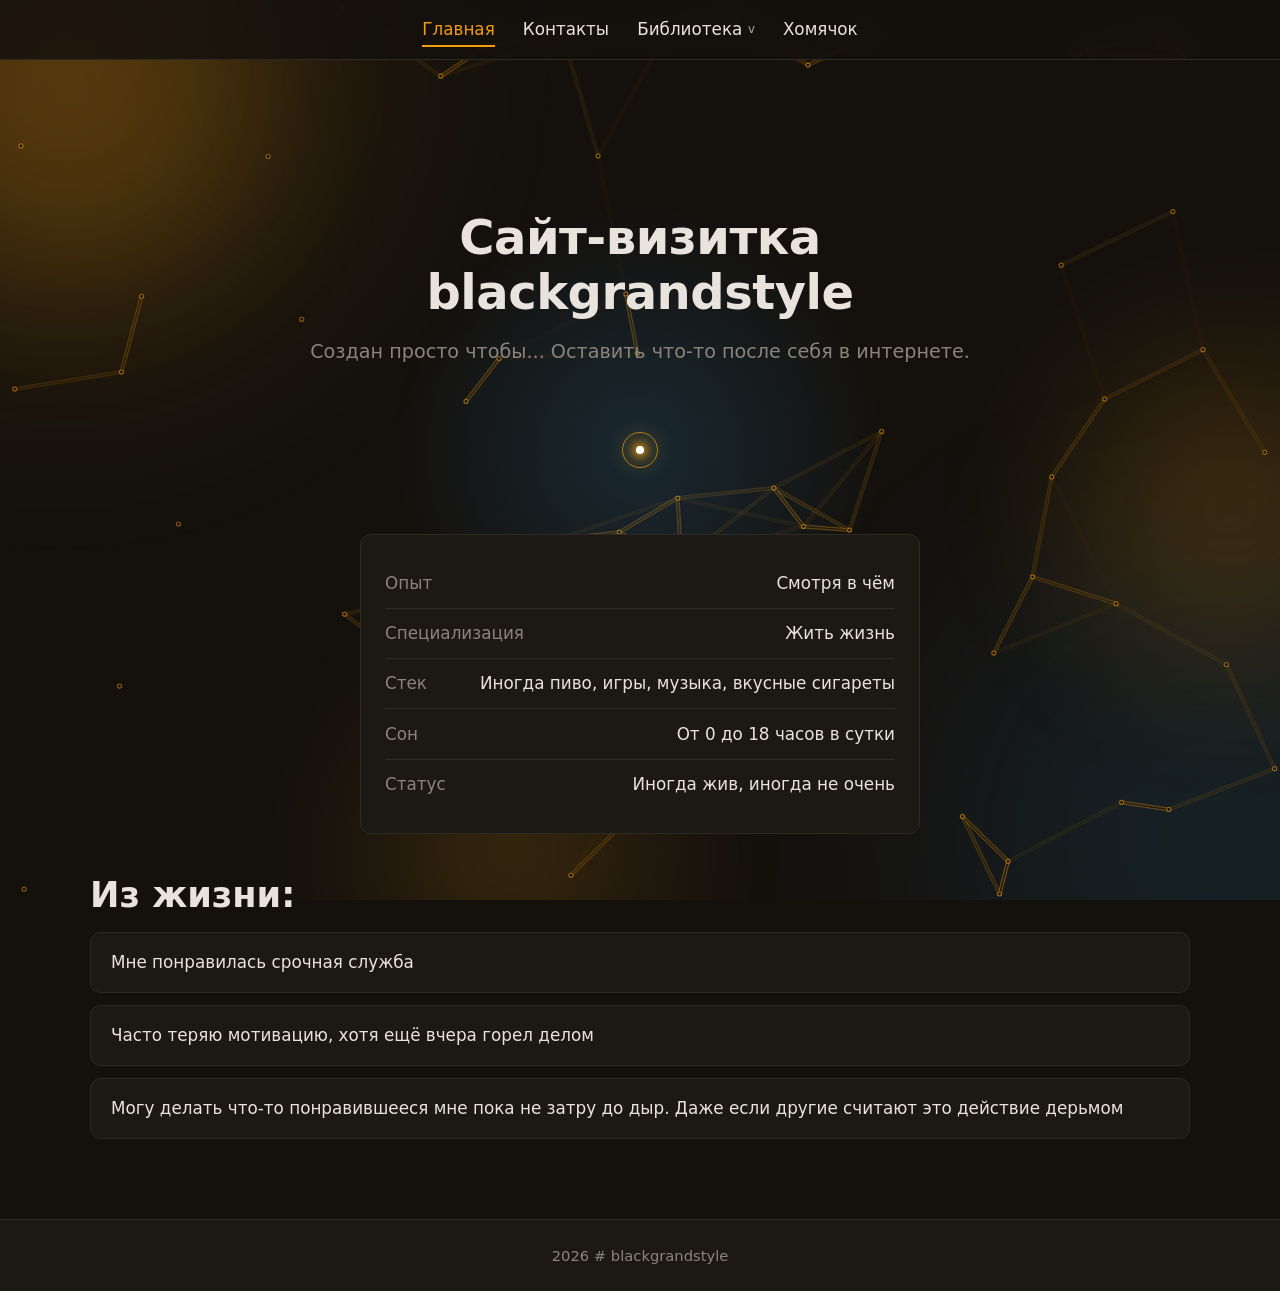
<file: index.html>
<!DOCTYPE html>
<html lang="ru">
<head>
  <meta charset="UTF-8">
  <meta name="viewport" content="width=device-width, initial-scale=1.0">
  <title>blackgrandstyle - личный сайт</title>
  <link rel="stylesheet" href="res/style.css">
</head>
<body>

  <div class="aurora" aria-hidden="true"></div>
  <canvas id="linesCanvas" class="lines-canvas" aria-hidden="true"></canvas>
  <div class="bg-layer" aria-hidden="true">
    <div class="blob-layer" data-depth="18"><span class="blob blob--1"></span></div>
    <div class="blob-layer" data-depth="34"><span class="blob blob--2"></span></div>
    <div class="blob-layer" data-depth="50"><span class="blob blob--3"></span></div>
  </div>
  <div class="cursor-glow" aria-hidden="true"></div>

  <header class="site-header">
    <div class="container header-inner">
      <nav class="nav">
        <a href="index.html" class="active" data-ph="nav.home">Главная</a>
        <a href="pages/contacts.html" data-ph="nav.contacts">Контакты</a>
        <div class="dropdown nav-dropdown">
          <button class="nav-dropdown__btn" type="button" aria-haspopup="true" aria-expanded="false">
            <span data-ph="nav.library">Библиотека</span>
            <span class="nav-dropdown__caret" aria-hidden="true">v</span>
          </button>
          <ul class="dropdown__menu">
            <li><a href="pages/games.html" data-ph="nav.games">Любимые игры</a></li>
            <li><a href="pages/music.html" data-ph="nav.music">Любимая музыка</a></li>
            <li><a href="pages/mods.html" data-ph="nav.mods">Любимые моды Minecraft</a></li>
            <li><a href="pages/stalker.html" data-ph="nav.stalker">Любимые моды S.T.A.L.K.E.R.</a></li>
          </ul>
        </div>
        <a href="pages/hamster.html" data-ph="nav.hamster">Хомячок</a>
      </nav>
    </div>
  </header>

  <main>
    <section class="container hero reveal">
      <div class="hero-inner">
        <div class="hero-text">
          <h1>Сайт-визитка blackgrandstyle</h1>
          <p class="lead">Создан просто чтобы... Оставить что-то после себя в интернете.</p>
        </div>
      </div>
    </section>

    <section class="container reveal">
      <ul class="facts">
        <li><span>Опыт</span> <span>Смотря в чём</span></li>
        <li><span>Специализация</span> <span>Жить жизнь</span></li>
        <li><span>Стек</span> <span>Иногда пиво, игры, музыка, вкусные сигареты</span></li>
        <li><span>Сон</span> <span>От 0 до 18 часов в сутки</span></li>
        <li><span>Статус</span> <span>Иногда жив, иногда не очень</span></li>
      </ul>
    </section>

    <section class="container reveal">
      <h2 class="section-title">Из жизни:</h2>
      <div class="confession-list">
        <div class="confession">Мне понравилась срочная служба</div>
        <div class="confession">Часто теряю мотивацию, хотя ещё вчера горел делом</div>
        <div class="confession">Могу делать что-то понравившееся мне пока не затру до дыр. Даже если другие считают это действие дерьмом</div>
      </div>
    </section>
  </main>

  <footer class="site-footer">
    <div class="container footer-inner">
      <span data-ph="footerCopy">2025 blackgrandstyle</span>
    </div>
  </footer>

  <script src="res/placeholders.js"></script>
  <script src="res/script.js"></script>
</body>
</html>
</file>
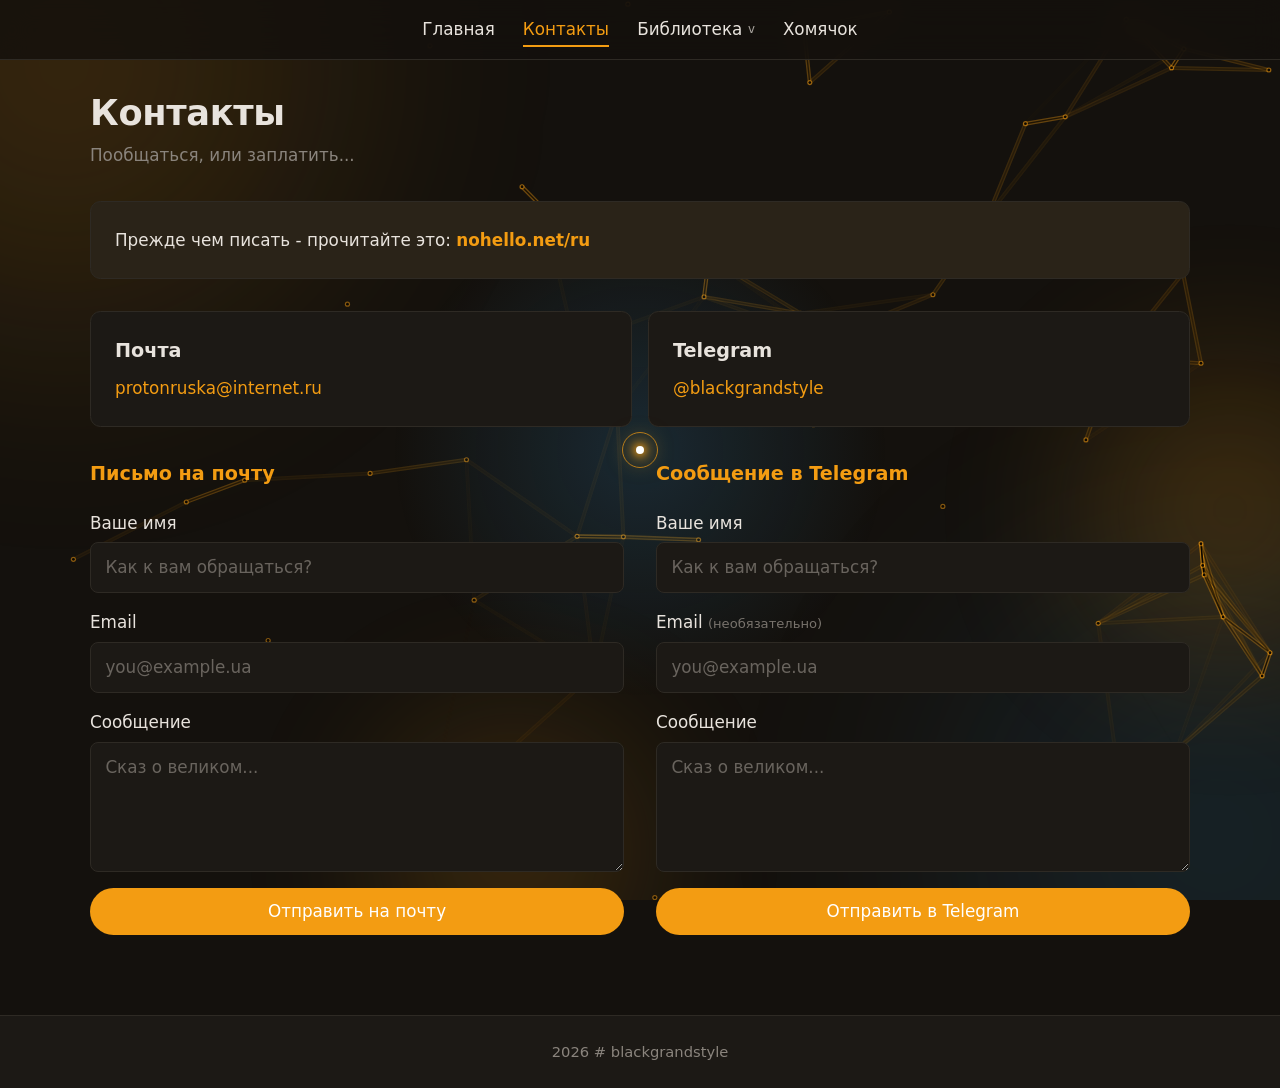
<file: pages/contacts.html>
<!DOCTYPE html>
<html lang="ru">
<head>
  <meta charset="UTF-8">
  <meta name="viewport" content="width=device-width, initial-scale=1.0">
  <title>Контакты - blackgrandstyle</title>
  <link rel="stylesheet" href="../res/style.css">
</head>
<body>

  <div class="aurora" aria-hidden="true"></div>
  <canvas id="linesCanvas" class="lines-canvas" aria-hidden="true"></canvas>
  <div class="bg-layer" aria-hidden="true">
    <div class="blob-layer" data-depth="20"><span class="blob blob--2"></span></div>
    <div class="blob-layer" data-depth="40"><span class="blob blob--3"></span></div>
  </div>
  <div class="cursor-glow" aria-hidden="true"></div>

  <header class="site-header">
    <div class="container header-inner">
      <nav class="nav">
        <a href="../index.html" data-ph="nav.home">Главная</a>
        <a href="contacts.html" class="active" data-ph="nav.contacts">Контакты</a>
        <div class="dropdown nav-dropdown">
          <button class="nav-dropdown__btn" type="button" aria-haspopup="true" aria-expanded="false">
            <span data-ph="nav.library">Библиотека</span>
            <span class="nav-dropdown__caret" aria-hidden="true">v</span>
          </button>
          <ul class="dropdown__menu">
            <li><a href="games.html" data-ph="nav.games">Любимые игры</a></li>
            <li><a href="music.html" data-ph="nav.music">Любимая музыка</a></li>
            <li><a href="mods.html" data-ph="nav.mods">Любимые моды Minecraft</a></li>
            <li><a href="stalker.html" data-ph="nav.stalker">Любимые моды S.T.A.L.K.E.R.</a></li>
          </ul>
        </div>
        <a href="hamster.html" data-ph="nav.hamster">Хомячок</a>
      </nav>
    </div>
  </header>

  <main class="container">
    <h1 class="page-title reveal">Контакты</h1>
    <p class="section-sub reveal">Пообщаться, или заплатить...</p>
	
    <a class="meme-box meme-box--link reveal" href="https://nohello.net/ru" target="_blank" rel="noopener">
      <p class="meme-text">Прежде чем писать - прочитайте это: <strong>nohello.net/ru</strong></p>
    </a>

    <div class="contacts-grid">
      <div class="contact-card reveal">
        <h3>Почта</h3>
        <p><a href="mailto:protonruska@internet.ru">protonruska@internet.ru</a></p>
      </div>
      <div class="contact-card reveal">
        <h3>Telegram</h3>
        <p><a href="https://t.me/blackgrandstyle" target="_blank" rel="noopener">@blackgrandstyle</a></p>
      </div>
    </div>

    <div class="forms-pair">
      <form class="contact-form reveal" action="mailto:protonruska@internet.ru" method="post" enctype="text/plain">
        <h3 class="form-title">Письмо на почту</h3>
        <label>
          <span>Ваше имя</span>
          <input type="text" name="name" required placeholder="Как к вам обращаться?">
        </label>
        <label>
          <span>Email</span>
          <input type="email" name="email" required placeholder="you@example.ua">
        </label>
        <label>
          <span>Сообщение</span>
          <textarea name="message" rows="3" required placeholder="Сказ о великом..."></textarea>
        </label>
        <button type="submit" class="btn btn-primary" title="Откроет почтовый клиент с готовым письмом">Отправить на почту</button>
      </form>

      <form class="contact-form reveal" id="telegramForm" data-telegram-username="blackgrandstyle">
        <h3 class="form-title">Сообщение в Telegram</h3>
        <label>
          <span>Ваше имя</span>
          <input type="text" name="tgName" required placeholder="Как к вам обращаться?">
        </label>
        <label>
          <span>Email <span class="form-optional">(необязательно)</span></span>
          <input type="email" name="tgEmail" placeholder="you@example.ua">
        </label>
        <label>
          <span>Сообщение</span>
          <textarea name="tgMessage" rows="3" required placeholder="Сказ о великом..."></textarea>
        </label>
        <button type="submit" class="btn btn-primary" title="Откроет Telegram с готовым сообщением">Отправить в Telegram</button>
      </form>
    </div>
  </main>

  <footer class="site-footer">
    <div class="container footer-inner">
      <span data-ph="footerCopy">2025 blackgrandstyle</span>
    </div>
  </footer>

  <script src="../res/placeholders.js"></script>
  <script src="../res/script.js"></script>
</body>
</html>
</file>
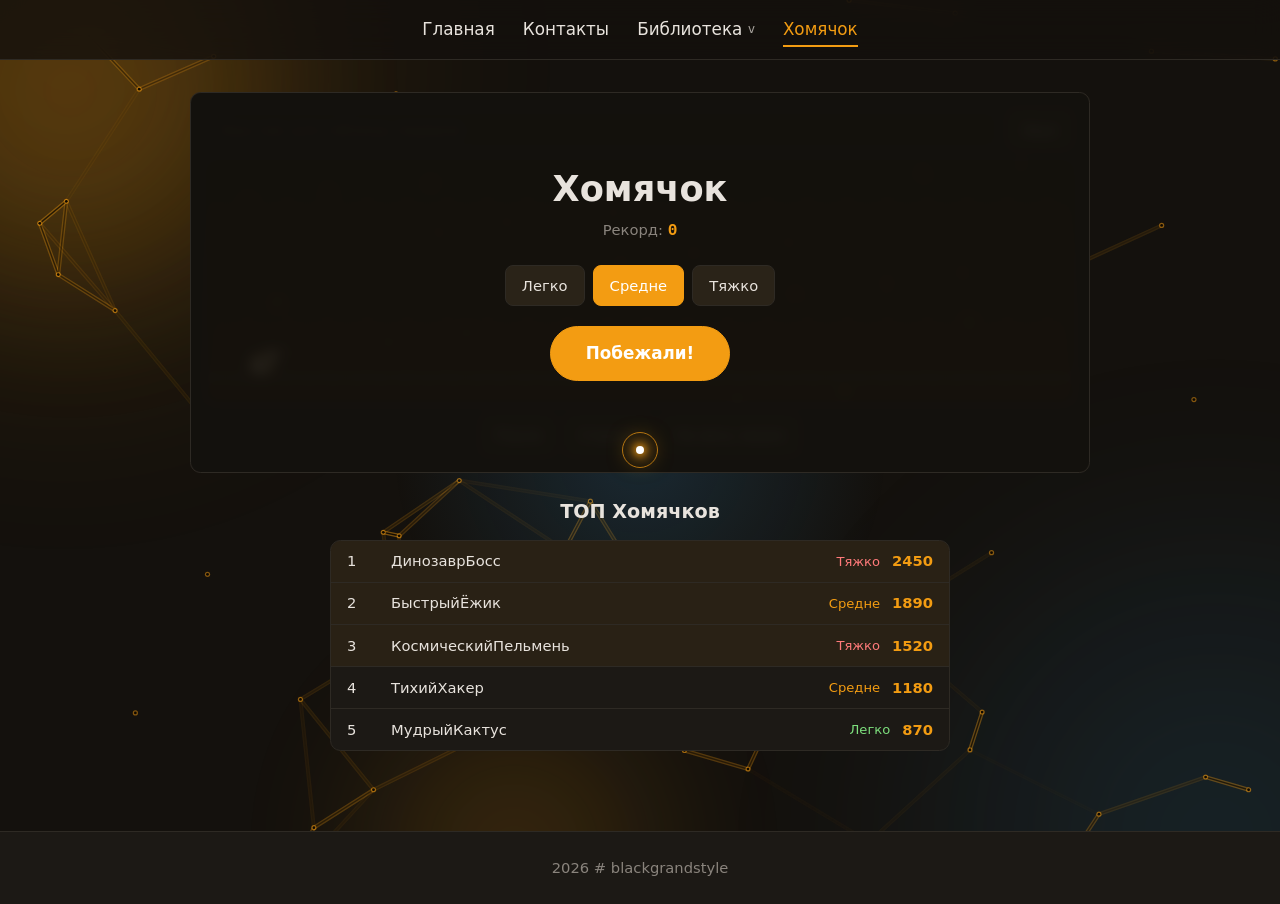
<file: pages/hamster.html>
<!DOCTYPE html>
<html lang="ru">
<head>
  <meta charset="UTF-8">
  <meta name="viewport" content="width=device-width, initial-scale=1.0">
  <title>Хомячок - blackgrandstyle</title>
  <link rel="stylesheet" href="../res/style.css">
</head>
<body>

  <div class="aurora" aria-hidden="true"></div>
  <canvas id="linesCanvas" class="lines-canvas" aria-hidden="true"></canvas>
  <div class="bg-layer" aria-hidden="true">
    <div class="blob-layer" data-depth="20"><span class="blob blob--1"></span></div>
    <div class="blob-layer" data-depth="42"><span class="blob blob--3"></span></div>
  </div>
  <div class="cursor-glow" aria-hidden="true"></div>

  <header class="site-header">
    <div class="container header-inner">
      <nav class="nav">
        <a href="../index.html" data-ph="nav.home">Главная</a>
        <a href="contacts.html" data-ph="nav.contacts">Контакты</a>
        <div class="dropdown nav-dropdown">
          <button class="nav-dropdown__btn" type="button" aria-haspopup="true" aria-expanded="false">
            <span data-ph="nav.library">Библиотека</span>
            <span class="nav-dropdown__caret" aria-hidden="true">v</span>
          </button>
          <ul class="dropdown__menu">
            <li><a href="games.html" data-ph="nav.games">Любимые игры</a></li>
            <li><a href="music.html" data-ph="nav.music">Любимая музыка</a></li>
            <li><a href="mods.html" data-ph="nav.mods">Любимые моды Minecraft</a></li>
            <li><a href="stalker.html" data-ph="nav.stalker">Любимые моды S.T.A.L.K.E.R.</a></li>
          </ul>
        </div>
        <a href="hamster.html" class="active" data-ph="nav.hamster">Хомячок</a>
      </nav>
    </div>
  </header>

  <main class="container">
    <section class="dino-section reveal">
      <div class="dino-wrap">
        <div class="dino-toolbar">
          <input id="dinoNick" class="dino-nick" type="text" maxlength="16" placeholder="Ваш ник для таблицы лидеров" autocomplete="off" spellcheck="false">
          <button id="dinoMute" class="dino-mute" type="button" title="Выключить звук">Звук</button>
        </div>
        <canvas id="dinoCanvas" class="dino-canvas" aria-label="Мини-игра: прыгающий хомяк"></canvas>
        <div class="dino-actions">
          <button id="dinoPause" class="dino-btn" type="button">Пауза</button>
          <button id="dinoSprint" class="dino-btn" type="button">Спринт</button>
          <button id="dinoFullscreen" class="dino-btn" type="button">На весь экран</button>
        </div>
        <div class="dino-menu" id="dinoMenu">
          <div class="dino-menu__box">
            <h3 class="dino-menu__title">Хомячок</h3>
            <p class="dino-menu__record">Рекорд: <strong id="dinoMenuRecord">0</strong></p>
            <div class="dino-difficulty" id="dinoDifficulty">
              <button class="dino-diff-btn" data-difficulty="easy" type="button">Легко</button>
              <button class="dino-diff-btn" data-difficulty="medium" type="button">Средне</button>
              <button class="dino-diff-btn" data-difficulty="hard" type="button">Тяжко</button>
            </div>
            <button class="dino-play" id="dinoPlay" type="button">Побежали!</button>
          </div>
        </div>
      </div>
      <div class="dino-lb-wrap">
        <h3 class="dino-lb-title">ТОП Хомячков</h3>
        <div id="dinoLeaderboard" class="dino-lb"></div>
      </div>
    </section>
  </main>

  <footer class="site-footer">
    <div class="container footer-inner">
      <span data-ph="footerCopy">2025 blackgrandstyle</span>
    </div>
  </footer>

  <script src="../res/data/nicknames.js"></script>
  <script src="../res/data/leaderboard.js"></script>
  <script src="../res/placeholders.js"></script>
  <script src="../res/game.js"></script>
  <script src="../res/script.js"></script>
</body>
</html>
</file>
<file: res/style.css>
/* ============================================================
   БАЗА
   ============================================================ */
*, *::before, *::after { box-sizing: border-box; margin: 0; padding: 0; }

:root {
  --bg: #14110d;
  --surface: #1c1915;
  --text: #e8e3dd;
  --muted: #8a847d;
  --accent: #f39c12;
  --accent-dark: #cf7d0d;
  --accent-soft: #2a2318;
  --border: #2e2a24;
  --shadow: rgba(0, 0, 0, 0.5);

  --fs-xs: clamp(.72rem, .68rem + .2vw, .82rem);
  --fs-sm: clamp(.82rem, .78rem + .2vw, .92rem);
  --fs-base: clamp(.95rem, .9rem + .25vw, 1.05rem);
  --fs-lg: clamp(1.05rem, 1rem + .35vw, 1.2rem);
  --fs-2xl: clamp(1.6rem, 1.3rem + 1.2vw, 2.2rem);
  --fs-3xl: clamp(1.9rem, 1.4rem + 2.5vw, 3rem);

  --container: min(1100px, 100% - 2rem);
}

html { font-size: 16px; scroll-behavior: smooth; }

body {
  display: flex; flex-direction: column; min-height: 100vh;
  font-family: system-ui, -apple-system, "Segoe UI", Roboto, sans-serif;
  font-size: var(--fs-base);
  background: var(--bg); color: var(--text);
  line-height: 1.6;
  overflow-x: hidden;
  -webkit-font-smoothing: antialiased;
}
main { flex: 1 0 auto; }
img { max-width: 100%; height: auto; display: block; }
a { color: inherit; text-decoration: none; }
button { font-family: inherit; }
.container { width: var(--container); margin-inline: auto; position: relative; z-index: 5; }

/* ФОН */
.aurora { position: fixed; inset: 0; z-index: 0; pointer-events: none; overflow: hidden; }
.aurora::before, .aurora::after {
  content: "";
  position: absolute;
  width: 70vmax; height: 70vmax;
  border-radius: 50%;
  filter: blur(90px);
  opacity: .35;
  will-change: transform;
}
.aurora::before {
  background: radial-gradient(circle, rgba(243, 156, 18, .55) 0%, rgba(243, 156, 18, 0) 65%);
  top: -30vmax; left: -30vmax;
  animation: auroraA 22s ease-in-out infinite alternate;
}
.aurora::after {
  background: radial-gradient(circle, rgba(52, 152, 219, .45) 0%, rgba(52, 152, 219, 0) 65%);
  bottom: -30vmax; right: -30vmax;
  animation: auroraB 28s ease-in-out infinite alternate;
}
@keyframes auroraA { 0% { transform: translate(0, 0) scale(1); } 100% { transform: translate(20vmax, 15vmax) scale(1.15); } }
@keyframes auroraB { 0% { transform: translate(0, 0) scale(1); } 100% { transform: translate(-15vmax, -20vmax) scale(1.1); } }

.bg-layer { position: fixed; inset: 0; pointer-events: none; overflow: hidden; z-index: 1; }
.blob-layer { position: absolute; inset: 0; will-change: transform; }
.blob { position: absolute; border-radius: 50%; filter: blur(80px); opacity: .18; background: var(--accent); will-change: transform; }
.blob--1 { width: 380px; height: 380px; top: -100px; left: -120px; animation: floatA 12s ease-in-out infinite; }
.blob--2 { width: 300px; height: 300px; top: 40%; right: -100px; animation: floatB 15s ease-in-out infinite; }
.blob--3 { width: 260px; height: 260px; bottom: -80px; left: 30%; animation: floatC 18s ease-in-out infinite; }
@keyframes floatA { 0%,100% { transform: translate(0, 0) scale(1); } 50% { transform: translate(60px, 40px) scale(1.1); } }
@keyframes floatB { 0%,100% { transform: translate(0, 0) scale(1); } 50% { transform: translate(-50px, -40px) scale(1.15); } }
@keyframes floatC { 0%,100% { transform: translate(0, 0) scale(1); } 50% { transform: translate(40px, -30px) scale(1.05); } }

.lines-canvas { position: fixed; inset: 0; width: 100%; height: 100%; pointer-events: none; z-index: 2; }

.cursor-glow {
  position: fixed; top: 0; left: 0;
  width: 500px; height: 500px;
  border-radius: 50%;
  background: radial-gradient(circle, rgba(52, 152, 219, .18), transparent 70%);
  pointer-events: none; z-index: 3;
  transform: translate3d(50vw, 50vh, 0) translate(-50%, -50%);
  opacity: 0;
  transition: opacity .5s ease;
  will-change: transform;
}
.cursor-glow.is-visible { opacity: 1; }

.cursor-dot, .cursor-ring {
  position: fixed; top: 0; left: 0;
  pointer-events: none;
  z-index: 2147483647;
  will-change: transform;
  display: none;
  transform: translate3d(-100px, -100px, 0) translate(-50%, -50%);
}
html.has-custom-cursor .cursor-dot,
html.has-custom-cursor .cursor-ring { display: block; }
.cursor-dot { width: 8px; height: 8px; border-radius: 50%; background: #fff; box-shadow: 0 0 8px 2px rgba(243, 156, 18, .95), 0 0 22px 6px rgba(243, 156, 18, .55); }
.cursor-ring {
  width: 36px; height: 36px;
  border-radius: 50%;
  border: 1.5px solid rgba(243, 156, 18, .7);
  background: rgba(243, 156, 18, 0);
  transition: width .22s cubic-bezier(.2,.8,.2,1), height .22s cubic-bezier(.2,.8,.2,1), border-color .22s ease, background-color .22s ease;
}
.cursor-ring.is-hover { width: 58px; height: 58px; border-color: rgba(243, 156, 18, 1); background: rgba(243, 156, 18, .12); }
@media (pointer: coarse) and (hover: none) {
  html.has-custom-cursor .cursor-dot,
  html.has-custom-cursor .cursor-ring { display: none !important; }
}

/* ШАПКА */
.site-header {
  background: rgba(20, 17, 13, .82);
  backdrop-filter: blur(14px);
  -webkit-backdrop-filter: blur(14px);
  border-bottom: 1px solid var(--border);
  position: sticky; top: 0; z-index: 20;
}
.header-inner { display: flex; align-items: center; justify-content: center; padding: .85rem 0; }
.nav { display: flex; align-items: center; justify-content: center; flex-wrap: wrap; gap: 1.75rem; }
.nav > a, .nav > .dropdown { flex-shrink: 0; }
.nav a { padding: .25rem 0; position: relative; transition: color .2s; font-size: var(--fs-base); font-weight: 500; line-height: 1.4; }
.nav a::after { content: ""; position: absolute; left: 0; bottom: -2px; width: 0; height: 2px; background: var(--accent); transition: width .25s ease; }
.nav a:hover::after, .nav a.active::after { width: 100%; }
.nav a:hover, .nav a.active { color: var(--accent); }
.nav-dropdown__btn {
  background: transparent; border: none;
  color: inherit; font: inherit;
  font-weight: 500; font-size: var(--fs-base); line-height: 1.4;
  cursor: pointer; padding: .25rem 0;
  position: relative;
  display: inline-flex; align-items: center; gap: .35rem;
}
.nav-dropdown__btn::after { content: ""; position: absolute; left: 0; bottom: -2px; width: 0; height: 2px; background: var(--accent); transition: width .25s ease; }
.nav-dropdown__btn:hover::after,
.nav-dropdown.is-open .nav-dropdown__btn::after,
.nav-dropdown.is-current .nav-dropdown__btn::after { width: 100%; }
.nav-dropdown__btn:hover,
.nav-dropdown.is-open .nav-dropdown__btn,
.nav-dropdown.is-current .nav-dropdown__btn { color: var(--accent); }
.nav-dropdown__caret { font-size: .7em; opacity: .7; transition: transform .2s; }
.nav-dropdown.is-open .nav-dropdown__caret { transform: rotate(180deg); }

.dropdown { position: relative; }
.dropdown__menu {
  position: absolute;
  top: calc(100% + 8px);
  left: 50%;
  transform: translateX(-50%) translateY(-6px);
  min-width: 220px;
  list-style: none;
  background: var(--surface);
  border: 1px solid var(--border);
  border-radius: .65rem;
  padding: .35rem;
  box-shadow: 0 14px 34px rgba(0, 0, 0, .55);
  z-index: 60;
  opacity: 0; visibility: hidden;
  transition: opacity .2s ease, transform .2s ease, visibility .2s;
}
.dropdown.is-open .dropdown__menu { opacity: 1; visibility: visible; transform: translateX(-50%) translateY(0); }
.dropdown__menu li { list-style: none; }
.dropdown__menu a {
  display: block;
  width: 100%; padding: .55rem .75rem;
  color: var(--text); font-size: var(--fs-sm);
  border-radius: .4rem;
  transition: background .15s, color .15s;
  position: relative;
  overflow: hidden;
}
.dropdown__menu a:hover { background: var(--accent-soft); }
.dropdown__menu a.is-active { background: var(--accent); color: #fff; }

.ripple {
  position: absolute; border-radius: 50%;
  background: rgba(243, 156, 18, .35);
  transform: scale(0);
  animation: rippleAnim .65s cubic-bezier(.2,.6,.3,1);
  pointer-events: none; z-index: 0;
}
.btn-primary .ripple { background: rgba(255, 255, 255, .55); }
@keyframes rippleAnim { to { transform: scale(1); opacity: 0; } }

/* ГЛАВНАЯ */
.hero { padding: 3.5rem 0 1.5rem; display: flex; align-items: center; justify-content: center; min-height: 50vh; }
.hero-inner { text-align: center; max-width: 800px; margin: 0 auto; }
.hero-text h1 { font-size: var(--fs-3xl); line-height: 1.15; margin-bottom: 1rem; letter-spacing: -.01em; }
.hero-text h1 em { color: var(--accent); font-style: normal; }
.lead { color: var(--muted); font-size: var(--fs-lg); max-width: 55ch; margin: 0 auto 1.5rem; }

.eyebrow { color: var(--accent); font-weight: 600; text-transform: uppercase; letter-spacing: .08em; font-size: var(--fs-sm); margin-bottom: .5rem; }
h1 { font-size: var(--fs-3xl); line-height: 1.15; margin-bottom: 1rem; letter-spacing: -.01em; }
h1 em { color: var(--accent); font-style: normal; }

.avatar {
  width: clamp(120px, 15vw, 160px); height: clamp(120px, 15vw, 160px);
  border-radius: 50%;
  background: var(--accent-soft); color: var(--accent);
  display: grid; place-items: center;
  font-size: clamp(1.6rem, 3.2vw, 2.4rem);
  font-weight: 700;
  border: 2px solid var(--accent);
  position: relative; flex-shrink: 0;
}
.avatar::before {
  content: "";
  position: absolute; inset: -10px;
  border-radius: 50%;
  border: 1.5px dashed var(--accent);
  opacity: .4;
  animation: rotate 20s linear infinite;
}
@keyframes rotate { to { transform: rotate(360deg); } }
.float-anim { animation: floatY 4s ease-in-out infinite; }
@keyframes floatY { 0%,100% { transform: translateY(0); } 50% { transform: translateY(-8px); } }

.btn {
  position: relative; overflow: hidden;
  display: inline-flex; align-items: center; justify-content: center;
  gap: .5rem;
  padding: .7rem 1.4rem;
  border-radius: 999px;
  font-weight: 500; font-size: var(--fs-base);
  border: 1px solid transparent; cursor: pointer;
  text-align: center;
  transition: transform .18s, background .2s, color .2s, border-color .2s, box-shadow .25s;
}
.btn:hover { transform: translateY(-2px); }
.btn:active { transform: translateY(0) scale(.98); }
.btn-primary { background: var(--accent); color: #fff; }
.btn-primary:hover { background: var(--accent-dark); }
.btn-ghost { background: transparent; border-color: var(--border); color: var(--text); }
.btn-ghost:hover { border-color: var(--accent); color: var(--accent); }
.btn-small { padding: .5rem .9rem; font-size: var(--fs-sm); }

.section-title { font-size: var(--fs-2xl); margin: 2.5rem 0 1rem; line-height: 1.2; }
.section-sub { color: var(--muted); margin-bottom: 1.5rem; }
.page-title { font-size: var(--fs-2xl); margin: 2rem 0 .5rem; line-height: 1.2; }

.facts {
  list-style: none;
  background: var(--surface);
  border: 1px solid var(--border);
  border-radius: .65rem;
  padding: 1.5rem;
  max-width: 560px;
  margin: 1.5rem auto 2rem;
}
.facts li { display: flex; justify-content: space-between; gap: 1rem; padding: .7rem 0; border-bottom: 1px solid var(--border); }
.facts li:last-child { border-bottom: none; }
.facts span:first-child { color: var(--muted); }

.cards {
  display: grid;
  grid-template-columns: repeat(auto-fit, minmax(min(100%, 240px), 1fr));
  gap: 1rem;
  margin-bottom: 3rem;
}
.card {
  display: block;
  background: var(--surface);
  border: 1px solid var(--border);
  border-radius: .65rem;
  padding: 1.5rem;
  transition: transform .25s, border-color .2s;
}
.card:hover { transform: translateY(-4px); border-color: var(--accent); }
.card h3 { margin-bottom: .5rem; font-size: var(--fs-lg); font-weight: 600; }
.card p { color: var(--muted); font-size: var(--fs-sm); }

/* MEME BOX / NOHELLO LINK */
.meme-box { 
  background: var(--accent-soft); 
  border: 1px solid var(--border); 
  border-radius: .65rem; 
  padding: 1.5rem; 
  margin: 2rem 0; 
}
.meme-label { font-weight: 600; color: var(--accent); text-transform: uppercase; letter-spacing: .05em; font-size: var(--fs-xs); margin-bottom: .75rem; }
.meme-text { font-size: var(--fs-base); line-height: 1.7; }

.meme-box--link {
  display: block;
  color: inherit;
  text-decoration: none;
  position: relative;
  transition: border-color .2s, transform .25s, background .25s;
}
.meme-box--link:hover {
  border-color: var(--accent);
  transform: translateY(-2px);
  background: #332a1c;
}
.meme-box--link:hover .meme-label { color: var(--accent-dark); }
.meme-box--link strong { color: var(--accent); font-weight: 600; }
.meme-link-hint {
  display: inline-block;
  margin-top: .5rem;
  font-size: var(--fs-sm);
  color: var(--accent);
  font-weight: 500;
  transition: transform .2s;
}
.meme-box--link:hover .meme-link-hint { transform: translateX(4px); }

.confession-list { display: grid; gap: .75rem; margin-bottom: 3rem; }
.confession {
  background: var(--surface);
  border: 1px solid var(--border);
  border-radius: .65rem;
  padding: 1rem 1.25rem;
  font-size: var(--fs-base);
  transition: transform .25s, border-color .2s;
}
.confession:hover { transform: translateX(4px); border-color: var(--accent); }

/* КОНТАКТЫ */
.contacts-grid {
  display: grid;
  grid-template-columns: repeat(auto-fit, minmax(min(100%, 200px), 1fr));
  gap: 1rem;
  margin: 2rem 0;
}
.contact-card {
  background: var(--surface);
  border: 1px solid var(--border);
  border-radius: .65rem;
  padding: 1.5rem;
  transition: transform .25s, border-color .2s;
}
.contact-card:hover { transform: translateY(-3px); border-color: var(--accent); }
.contact-card h3 { margin-bottom: .5rem; font-size: var(--fs-lg); }
.contact-card a { color: var(--accent); font-weight: 500; }

.forms-pair {
  display: grid;
  grid-template-columns: repeat(2, minmax(0, 1fr));
  gap: 2rem;
  margin-bottom: 3rem;
  align-items: start;
}
.forms-pair .contact-form { margin-bottom: 0; max-width: none; }
.form-title { font-size: var(--fs-lg); font-weight: 600; color: var(--accent); margin-bottom: .25rem; }
.contact-form { display: grid; gap: 1rem; }
.contact-form label { display: grid; gap: .35rem; font-weight: 500; font-size: var(--fs-base); }
.contact-form input, .contact-form textarea {
  width: 100%;
  padding: .7rem .9rem;
  border: 1px solid var(--border);
  border-radius: .5rem;
  background: var(--surface);
  color: var(--text);
  font: inherit; font-size: var(--fs-base);
  transition: border-color .2s;
}
.contact-form textarea { min-height: 130px; resize: vertical; }
.contact-form input::placeholder, .contact-form textarea::placeholder { color: var(--muted); opacity: .7; }
.contact-form input:focus, .contact-form textarea:focus { outline: none; border-color: var(--accent); }
.contact-form button[type="submit"] { width: 100%; padding: .8rem 1.4rem; }
.form-note { font-size: var(--fs-sm); color: var(--muted); min-height: 2.4em; }

/* Пометка "необязательно" у поля */
.form-optional {
  color: var(--muted);
  font-weight: 400;
  font-size: var(--fs-xs);
  opacity: .85;
}

/* БИБЛИОТЕКА */
.media-grid {
  display: grid;
  grid-template-columns: repeat(auto-fill, minmax(min(100%, 280px), 1fr));
  gap: 1.25rem;
  margin: 2.5rem 0 3rem;
  align-items: start;
}
.media-card {
  display: flex; flex-direction: column;
  background: var(--surface);
  border: 1px solid var(--border);
  border-radius: .65rem;
  overflow: hidden;
  transition: transform .3s, border-color .25s;
  color: inherit;
}
.media-card:hover { transform: translateY(-5px); border-color: var(--accent); }
.media-card__cover { 
  position: relative; 
  aspect-ratio: 16 / 9; 
  overflow: hidden; 
  background: #0a0805; 
}
.media-card__cover img { 
  width: 100%; 
  height: 100%; 
  object-fit: cover; 
  transition: transform .4s, filter .3s; 
}
.media-card:hover .media-card__cover img { transform: scale(1.05); filter: brightness(1.1); }

/* СТИЛИ МОДОВ (теперь как в играх) */
.media-card--mod .media-card__cover { 
  padding: 0; 
  background: #0a0805; 
}
.media-card--mod .media-card__cover img { 
  object-fit: cover; 
}
.media-card--mod:hover .media-card__cover img { 
  transform: scale(1.05); 
  filter: brightness(1.1); 
}

.media-card__body { padding: 1.15rem 1.3rem 1.3rem; display: flex; flex-direction: column; gap: .5rem; }
.media-card__body h3 { font-size: var(--fs-lg); font-weight: 600; line-height: 1.3; }
.media-card__body p { color: var(--muted); font-size: var(--fs-sm); }
.media-card__actions { display: flex; flex-wrap: wrap; gap: .5rem; margin-top: .5rem; }
.media-card__link { display: inline-flex; align-items: center; gap: .3rem; font-size: var(--fs-sm); color: var(--accent); font-weight: 500; align-self: flex-start; }
.media-card__link:hover { text-decoration: underline; }

/* ── ЗАГОЛОВОК И КНОПКА ОПИСАНИЯ ───────────────────────── */
.media-card__title-row {
  display: flex;
  align-items: center;
  justify-content: space-between;
  gap: .5rem;
  margin-bottom: .25rem;
}
.media-card__title-row h3 {
  margin: 0;
  font-size: var(--fs-lg);
  font-weight: 600;
  line-height: 1.3;
}

.media-card__desc-btn {
  flex-shrink: 0;
  display: inline-flex;
  align-items: center;
  justify-content: center;
  width: 28px;
  height: 28px;
  padding: 0;
  border: 1px solid var(--border);
  border-radius: 6px;
  background: var(--accent-soft);
  cursor: pointer;
  font-size: 1rem;
  line-height: 1;
  transition: transform .15s, border-color .2s, background .2s, box-shadow .2s;
}
.media-card__desc-btn:hover {
  border-color: var(--accent);
  transform: translateY(-1px);
  box-shadow: 0 2px 6px rgba(243, 156, 18, 0.2);
}
.media-card__desc-btn:active {
  transform: translateY(0) scale(0.95);
}
.media-card__desc-btn.is-open {
  background: var(--accent);
  border-color: var(--accent);
}

/* Блок самого описания */
.media-card__desc {
  padding: .7rem .85rem;
  border-left: 2px solid var(--accent);
  background: var(--accent-soft);
  border-radius: .35rem;
  font-size: var(--fs-sm);
  color: var(--muted);
  line-height: 1.6;
  animation: descFadeIn .25s ease;
  margin-top: .25rem;
}
.media-card__desc[hidden] { display: none; }
.media-card__desc p { color: inherit; font-size: inherit; margin: 0; }
@keyframes descFadeIn {
  from { opacity: 0; transform: translateY(-4px); }
  to   { opacity: 1; transform: translateY(0); }
}

/* ── РЕЙТИНГ: 10 звёзд ─────────────────────────────────── */
.media-card__rating {
  display: flex;
  align-items: center;
  flex-wrap: wrap;
  gap: .4rem;
  line-height: 1;
  margin: .1rem 0 .15rem;
}
.media-card__rating .stars {
  display: inline-flex;
  gap: 1px;
}
.media-card__rating .star {
  font-size: .95rem;
  color: var(--muted);
  opacity: .35;
  line-height: 1;
  transition: color .15s, opacity .15s, text-shadow .15s;
}
.media-card__rating .star.is-filled {
  color: var(--accent);
  opacity: 1;
  text-shadow: 0 0 6px rgba(243, 156, 18, .45);
}
.media-card__rating-value {
  font-family: ui-monospace, "SF Mono", Menlo, monospace;
  font-size: var(--fs-xs);
  color: var(--muted);
  font-weight: 500;
}
@media (max-width: 480px) {
  .media-card__rating .star { font-size: .85rem; }
}

.yt-play { position: absolute; inset: 0; display: grid; place-items: center; background: rgba(0, 0, 0, .3); transition: background .25s; pointer-events: none; }
.media-card:hover .yt-play { background: rgba(0, 0, 0, .45); }
.yt-play__btn { display: grid; place-items: center; width: 52px; height: 52px; border-radius: 50%; background: #e74c3c; color: #fff; font-size: 1.2rem; font-weight: bold; transition: transform .25s; }
.media-card:hover .yt-play__btn { transform: scale(1.1); }

/* МУЗЫКА */
.music-btn {
  position: relative;
  display: inline-flex; align-items: center; gap: .4rem;
  padding: .5rem .9rem;
  border-radius: 999px;
  border: 1px solid var(--accent);
  background: var(--accent);
  color: #fff;
  font-weight: 500; font-size: var(--fs-sm);
  cursor: pointer;
  transition: transform .18s, background .2s, border-color .2s, color .2s;
}
.music-btn:hover { background: var(--accent-dark); border-color: var(--accent-dark); transform: translateY(-2px); }
.music-btn:active { transform: translateY(0) scale(.97); }
.music-btn__icon { display: inline-block; line-height: 1; }
.music-btn__text { line-height: 1; }
.music-btn[disabled], .music-card.is-unavailable .music-btn {
  background: #0a0a0a;
  border-color: #2a1a1a;
  color: #7a5a5a;
  cursor: not-allowed;
  transform: none;
}
.music-card.is-unavailable .music-btn:hover { background: #0a0a0a; transform: none; }
.music-btn[data-tooltip] { position: relative; }
.music-btn[data-tooltip]::after {
  content: attr(data-tooltip);
  position: absolute;
  bottom: calc(100% + 8px);
  left: 50%;
  transform: translateX(-50%) translateY(4px);
  background: #0a0a0a;
  color: #ffd8d8;
  border: 1px solid #a83232;
  padding: .4rem .65rem;
  border-radius: .5rem;
  font-size: var(--fs-xs);
  white-space: nowrap;
  opacity: 0; pointer-events: none;
  transition: opacity .2s, transform .2s;
  z-index: 5;
}
.music-btn[data-tooltip]:hover::after { opacity: 1; transform: translateX(-50%) translateY(0); }
#musicPlayer { display: none; }

/* ИГРА */
.dino-section { margin: 2rem 0 3rem; text-align: center; }
.dino-section__head { margin-bottom: 1.5rem; }
.dino-section__title { font-size: var(--fs-2xl); font-weight: 700; margin-bottom: .5rem; line-height: 1.2; }
.dino-section__sub { color: var(--muted); font-size: var(--fs-base); max-width: 60ch; margin-inline: auto; }

.dino-wrap {
  max-width: 900px;
  margin-inline: auto;
  padding: 1rem;
  background: var(--surface);
  border: 1px solid var(--border);
  border-radius: .65rem;
  position: relative;
  box-sizing: border-box;
  display: flex;
  flex-direction: column;
}
.dino-toolbar { display: flex; gap: .5rem; align-items: center; margin-bottom: .75rem; flex-wrap: wrap; }
.dino-nick {
  flex: 1; min-width: 140px;
  padding: .5rem .8rem;
  background: var(--bg);
  border: 1px solid var(--border);
  border-radius: .5rem;
  color: var(--text);
  font: inherit; font-size: var(--fs-sm);
  transition: border-color .2s;
}
.dino-nick:focus { outline: none; border-color: var(--accent); }
.dino-nick::placeholder { color: var(--muted); opacity: .7; }

.dino-mute {
  flex-shrink: 0;
  height: 40px;
  padding: 0 .9rem;
  display: inline-flex; align-items: center; justify-content: center;
  border-radius: .5rem;
  border: 1px solid var(--border);
  background: var(--accent-soft);
  color: var(--text);
  font-size: var(--fs-sm);
  cursor: pointer;
  transition: transform .15s, border-color .2s, background .2s, color .2s;
  position: relative;
  overflow: hidden;
}
.dino-mute:hover { border-color: var(--accent); }
.dino-mute.is-muted { background: #1a1010; border-color: #4a2020; color: #a86a6a; }

.dino-canvas {
  display: block;
  width: 100%;
  height: 240px;
  background: #0a0805;
  border-radius: .5rem;
  cursor: pointer;
  touch-action: manipulation;
  user-select: none;
  -webkit-tap-highlight-color: transparent;
}
.dino-actions { display: flex; gap: .5rem; justify-content: center; margin-top: .75rem; flex-wrap: wrap; }
.dino-btn {
  padding: .5rem .9rem;
  border-radius: .5rem;
  border: 1px solid var(--border);
  background: var(--accent-soft);
  color: var(--text);
  font: inherit; font-size: var(--fs-sm);
  cursor: pointer;
  transition: transform .15s, border-color .2s, background .2s, color .2s;
  position: relative;
  overflow: hidden;
}
.dino-btn:hover { border-color: var(--accent); transform: translateY(-1px); }
.dino-btn:active { transform: translateY(0) scale(.97); }
.dino-btn.is-active { background: var(--accent); border-color: var(--accent); color: #fff; }
.dino-btn.is-active:hover { background: var(--accent-dark); }

.dino-lb-wrap { max-width: 620px; margin: 1.5rem auto 0; }
.dino-lb-title { font-size: var(--fs-lg); font-weight: 700; margin-bottom: .75rem; text-align: center; }
.dino-lb { background: var(--surface); border: 1px solid var(--border); border-radius: .65rem; overflow: hidden; }
.dino-lb__row {
  display: grid;
  grid-template-columns: 32px 1fr auto auto;
  align-items: center;
  gap: .75rem;
  padding: .55rem 1rem;
  border-bottom: 1px solid var(--border);
  font-size: var(--fs-sm);
  text-align: left;
}
.dino-lb__row:last-child { border-bottom: none; }
.dino-lb__row--top { background: rgba(243, 156, 18, .06); }
.dino-lb__row--top span:last-child { color: #ffd700; }
.dino-lb__row span:last-child { color: var(--accent); font-weight: 600; }
.dino-lb__diff { color: var(--muted); font-size: var(--fs-xs); }
.dino-lb__diff--easy { color: #7ddf7d; }
.dino-lb__diff--medium { color: var(--accent); }
.dino-lb__diff--hard { color: #ff7a7a; }
.dino-lb__empty { padding: 1.5rem; text-align: center; color: var(--muted); font-size: var(--fs-sm); }

/* МЕНЮ ИГРЫ */
.dino-menu {
  position: absolute;
  inset: 0;
  z-index: 15;
  border-radius: .65rem;
  background: rgba(20, 17, 13, .94);
  backdrop-filter: blur(6px);
  -webkit-backdrop-filter: blur(6px);
  display: none;
  align-items: center;
  justify-content: center;
  padding: 1.25rem;
  box-sizing: border-box;
}
.dino-wrap.is-menu .dino-menu { display: flex; }
.dino-menu__box { width: 100%; max-width: 420px; text-align: center; }
.dino-menu__title { font-size: var(--fs-2xl); font-weight: 700; margin-bottom: .5rem; line-height: 1.2; }
.dino-menu__record { color: var(--muted); font-size: var(--fs-sm); margin-bottom: 1.25rem; }
.dino-menu__record strong { color: var(--accent); font-family: ui-monospace, monospace; font-size: 1.1em; }
.dino-menu__label { color: var(--muted); font-size: var(--fs-xs); text-transform: uppercase; letter-spacing: .08em; margin-bottom: .5rem; }
.dino-difficulty { display: flex; gap: .5rem; justify-content: center; margin-bottom: 1.25rem; flex-wrap: wrap; }
.dino-diff-btn {
  padding: .5rem 1rem;
  border-radius: .5rem;
  border: 1px solid var(--border);
  background: var(--accent-soft);
  color: var(--text);
  font: inherit; font-size: var(--fs-sm);
  font-weight: 500;
  cursor: pointer;
  transition: transform .15s, border-color .2s, background .2s, color .2s;
  position: relative;
  overflow: hidden;
}
.dino-diff-btn:hover { border-color: var(--accent); }
.dino-diff-btn.is-active { background: var(--accent); border-color: var(--accent); color: #fff; }
.dino-diff-btn[data-difficulty="easy"].is-active { background: #4a8c3a; border-color: #4a8c3a; }
.dino-diff-btn[data-difficulty="hard"].is-active { background: #a84040; border-color: #a84040; }

.dino-play {
  display: inline-flex;
  align-items: center; justify-content: center;
  padding: .8rem 2.2rem;
  border-radius: 999px;
  border: 1px solid var(--accent);
  background: var(--accent);
  color: #fff;
  font: inherit;
  font-size: var(--fs-base);
  font-weight: 600;
  cursor: pointer;
  transition: transform .18s, background .2s;
  margin-bottom: 1rem;
  position: relative;
  overflow: hidden;
}
.dino-play:hover { background: var(--accent-dark); transform: translateY(-2px); }
.dino-play:active { transform: translateY(0) scale(.98); }
.dino-menu__hint { font-size: var(--fs-xs); color: var(--muted); }
.dino-menu__hint kbd {
  display: inline-block;
  padding: .05rem .4rem;
  border: 1px solid var(--border);
  border-radius: .3rem;
  font-family: ui-monospace, monospace;
  font-size: .85em;
  background: var(--accent-soft);
  color: var(--text);
}

.dino-wrap.is-fullscreen {
  position: fixed !important;
  top: 0 !important; left: 0 !important;
  right: 0 !important; bottom: 0 !important;
  width: 100vw !important; height: 100vh !important;
  max-width: none !important; max-height: none !important;
  margin: 0 !important;
  padding: 1rem !important;
  border: none !important; border-radius: 0 !important;
  background: var(--surface) !important;
  z-index: 2147483000 !important;
  overflow: hidden !important;
  display: flex !important;
  flex-direction: column !important;
  gap: .75rem !important;
}
.dino-wrap.is-fullscreen .dino-canvas { flex: 1 1 0 !important; height: auto !important; min-height: 0 !important; width: 100% !important; }

/* ПОДВАЛ */
.site-footer {
  border-top: 1px solid var(--border);
  padding: 1.5rem 0;
  margin-top: 2rem;
  color: var(--muted);
  font-size: var(--fs-sm);
  background: var(--surface);
  position: relative; z-index: 5;
  flex-shrink: 0;
}

.footer-inner { 
  display: flex; 
  justify-content: center; 
  text-align: center; 
  gap: 1rem; 
  flex-wrap: wrap; 
}

.reveal { opacity: 0; transform: translateY(20px); transition: opacity .6s ease, transform .6s cubic-bezier(.2,.7,.2,1); }
.reveal.is-visible { opacity: 1; transform: none; }

/* АДАПТИВ */
@media (max-width: 720px) {
  .hero { padding: 2.5rem 0 1rem; }
  .nav { gap: 1rem; }
  .forms-pair { grid-template-columns: 1fr; }
  .dino-canvas { height: 210px; }
}
@media (max-width: 480px) {
  :root { --container: 100% - 1.5rem; }
  .nav { gap: .75rem; }
  .nav a, .nav-dropdown__btn { font-size: var(--fs-sm); }
  .card { padding: 1.25rem; }
  .media-grid { grid-template-columns: 1fr; }
  .dino-canvas { height: 180px; }
  .dino-lb__row { grid-template-columns: 26px 1fr auto auto; padding: .45rem .75rem; font-size: var(--fs-xs); }
}
@media (min-width: 1440px) { :root { --container: min(1240px, 100% - 4rem); } }
</file>
